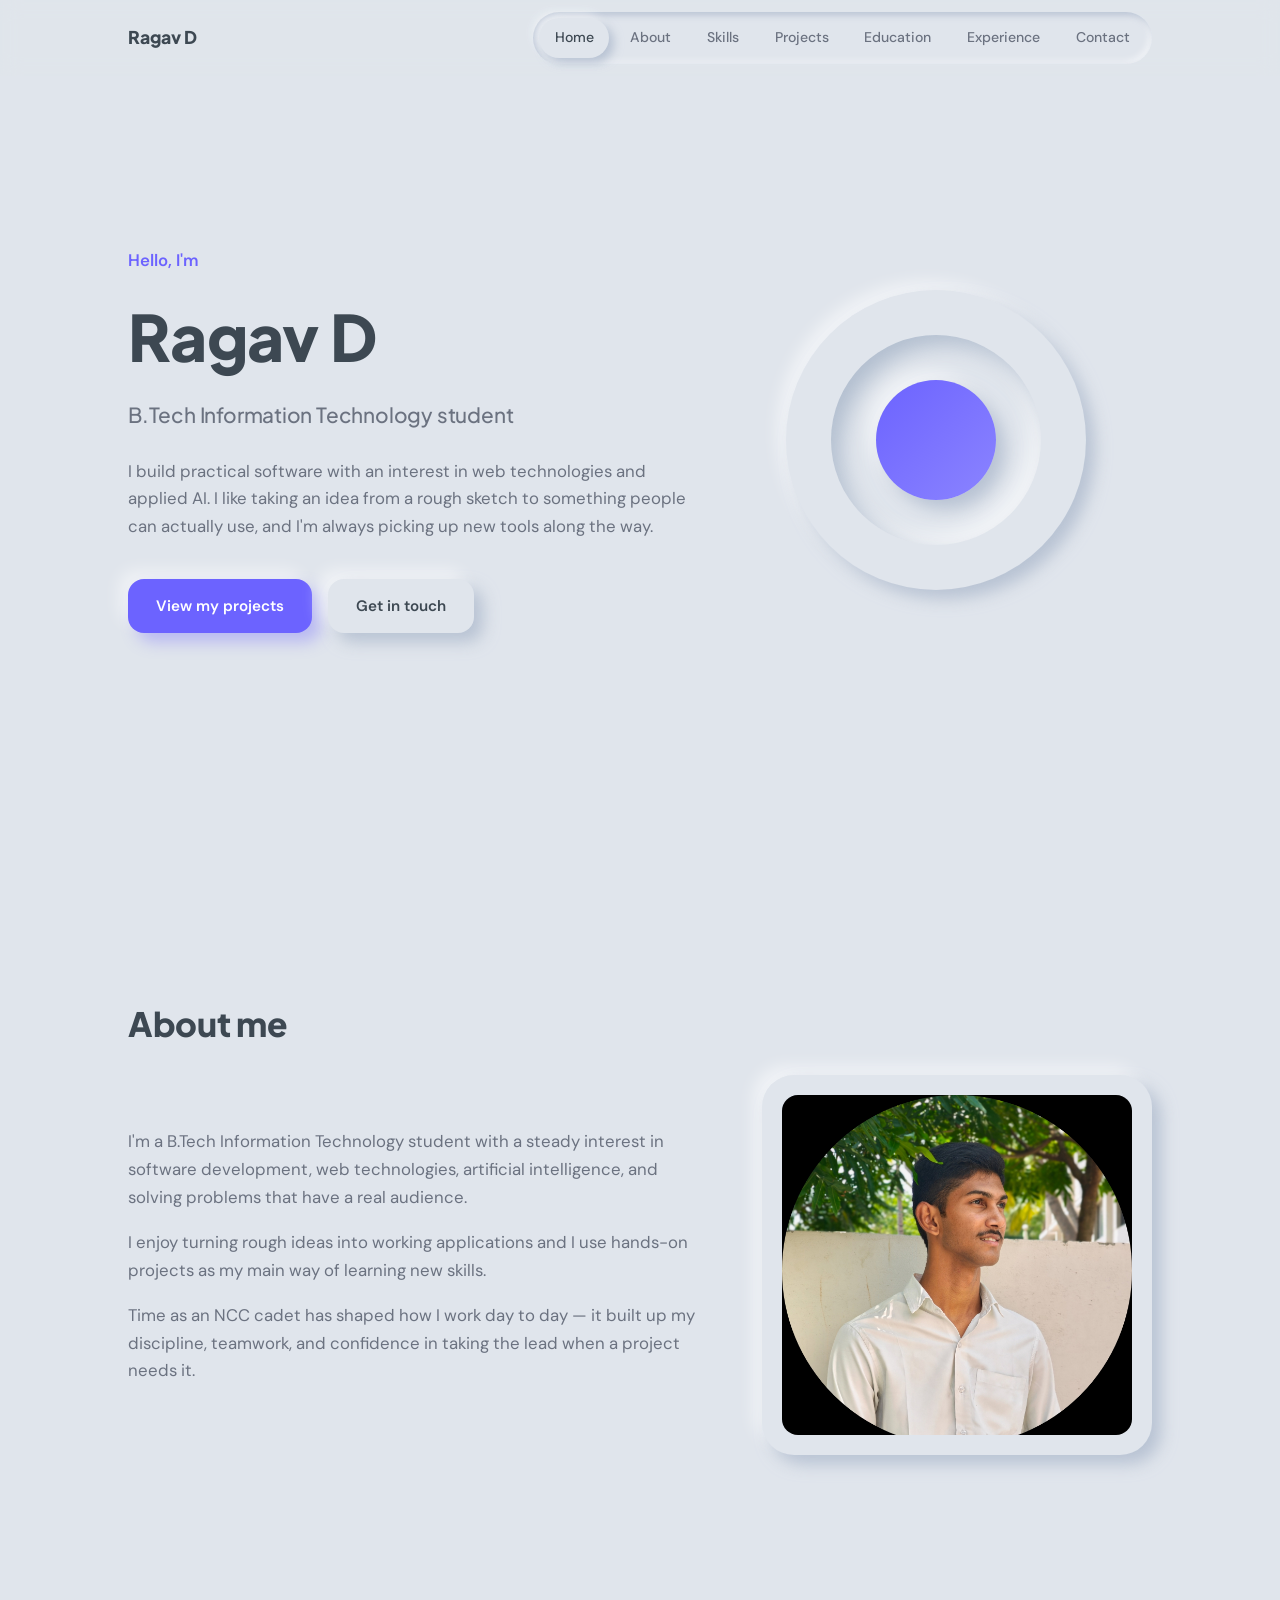
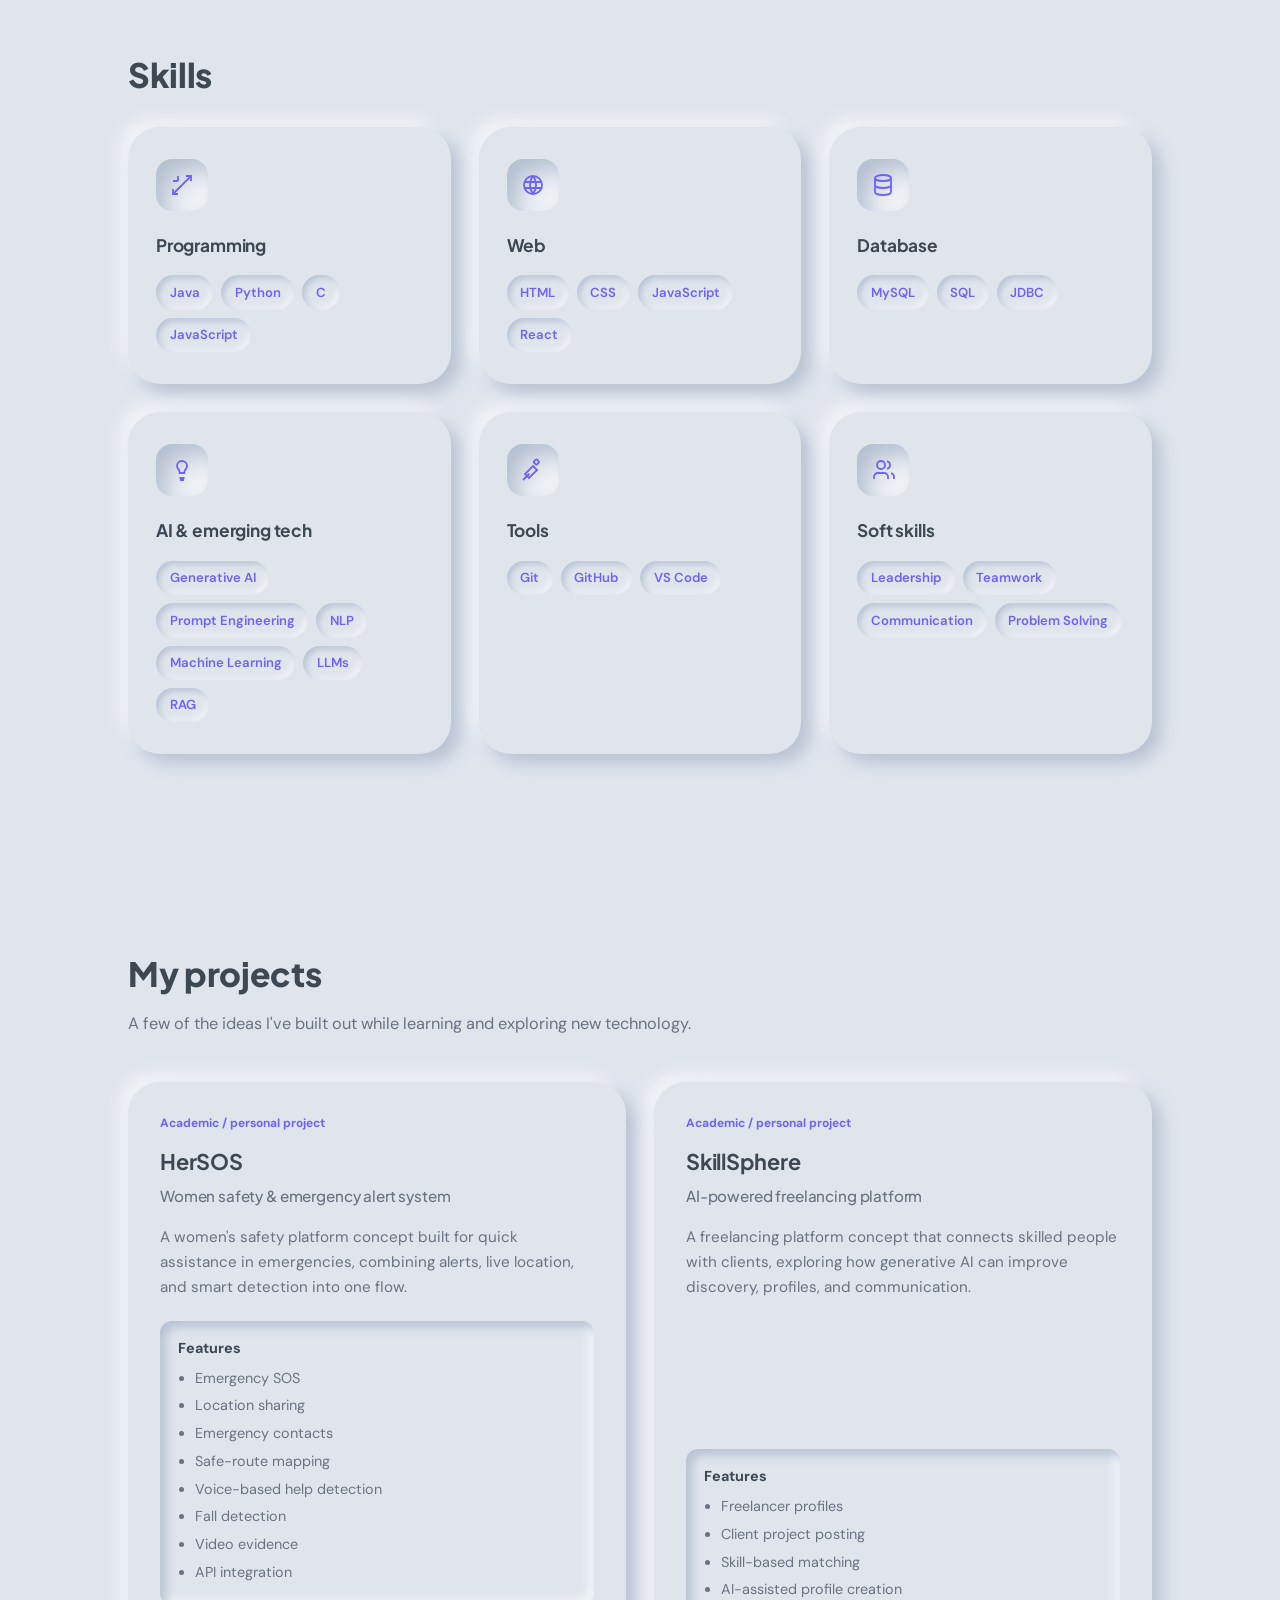
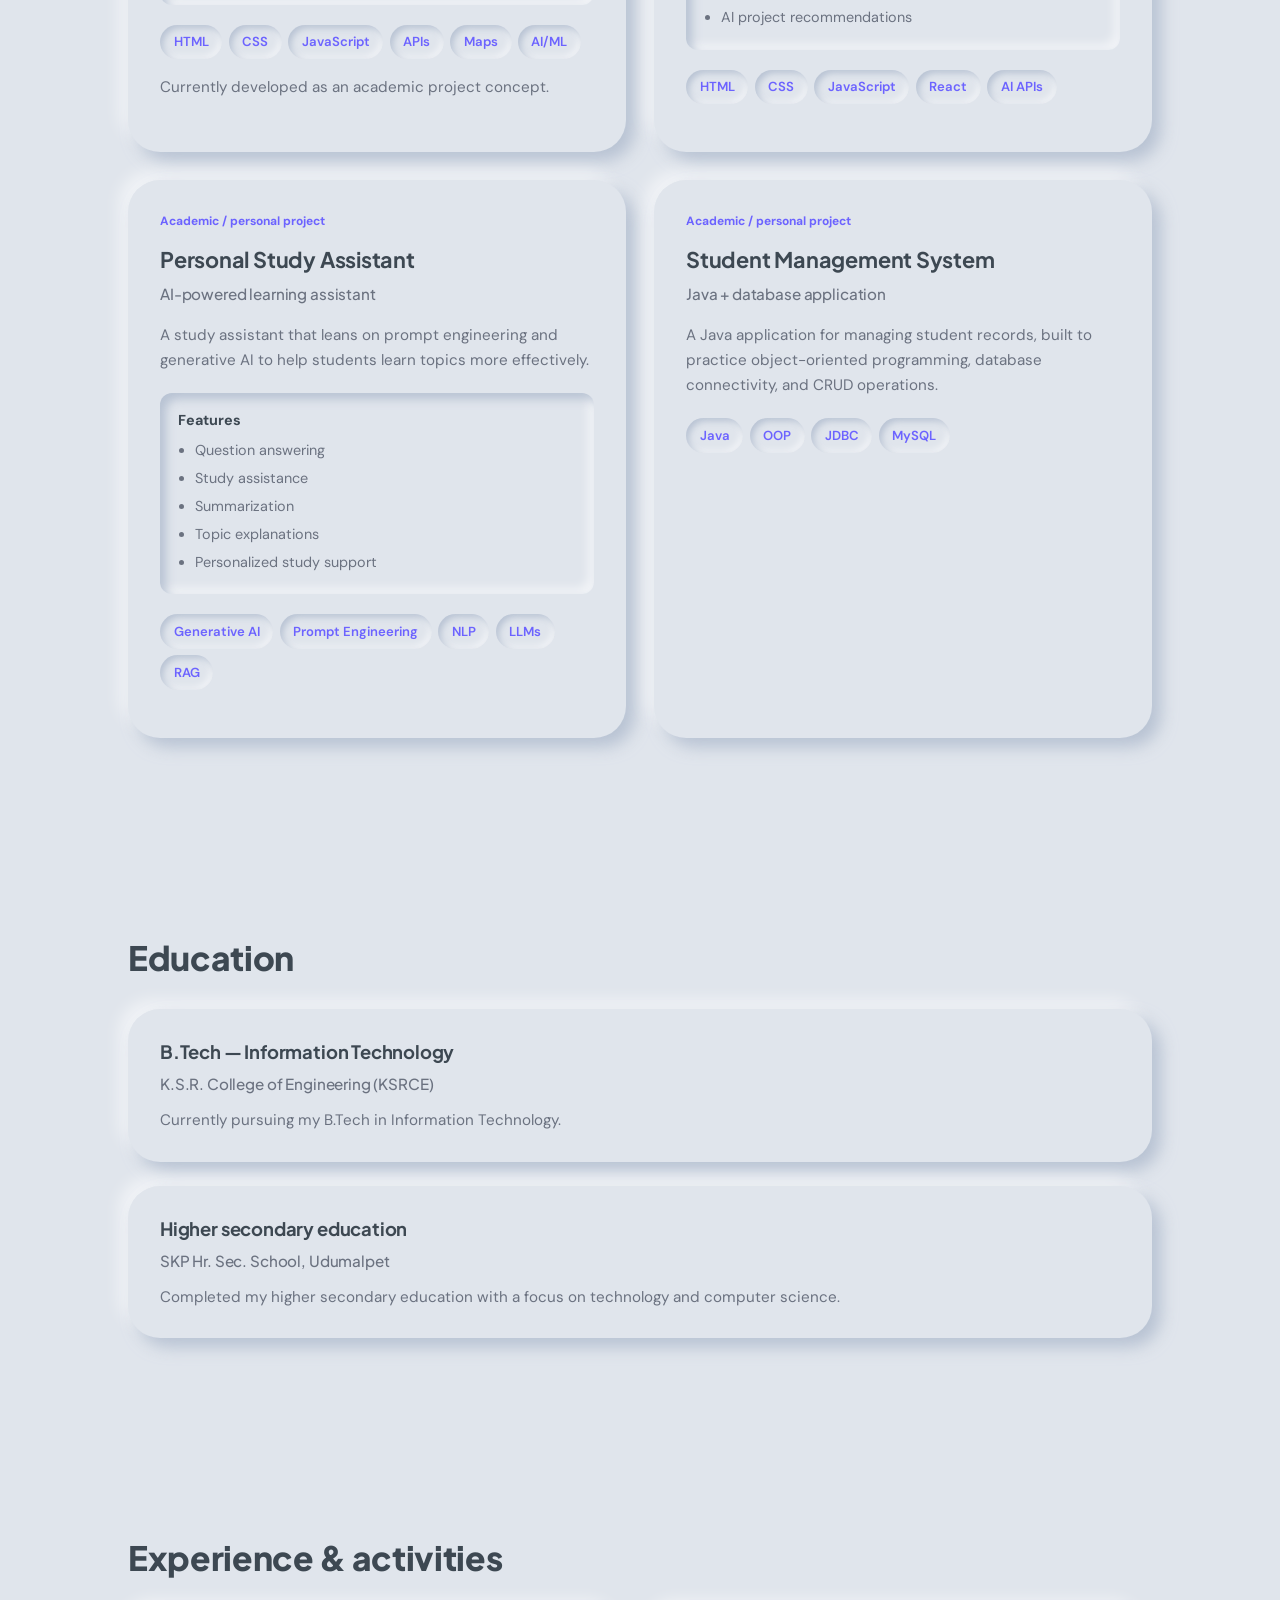
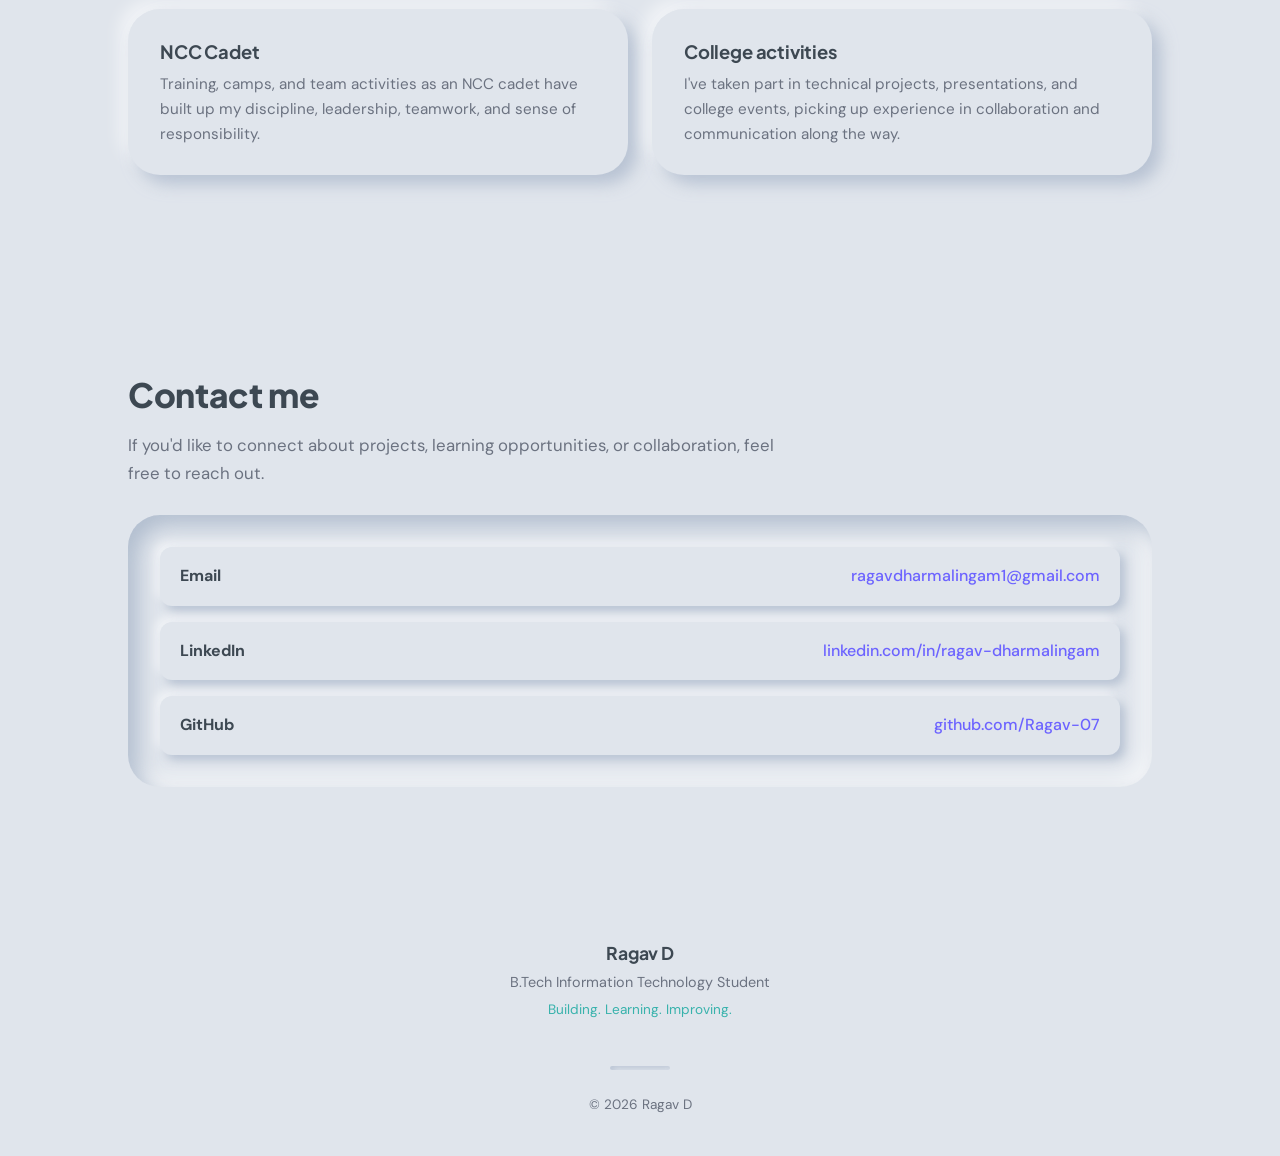
<file: index.html>
<!DOCTYPE html>
<html lang="en">
<head>
    <meta charset="UTF-8">
    <meta name="viewport" content="width=device-width, initial-scale=1.0">
    <title>Ragav D | B.Tech IT Student</title>
    <!-- Google Fonts: Plus Jakarta Sans + DM Sans -->
    <link rel="preconnect" href="https://fonts.googleapis.com">
    <link rel="preconnect" href="https://fonts.gstatic.com" crossorigin>
    <link href="https://fonts.googleapis.com/css2?family=Plus+Jakarta+Sans:wght@500;600;700;800&family=DM+Sans:wght@400;500;700&display=swap" rel="stylesheet">
    <!-- Custom CSS -->
    <link rel="stylesheet" href="style.css">
</head>
<body>

    <!-- Header & Navigation -->
    <header class="header" id="header">
        <nav class="nav container">
            <a href="#home" class="nav-logo">Ragav D</a>

            <ul class="nav-links" id="nav-links">
                <li><a href="#home" class="nav-link active">Home</a></li>
                <li><a href="#about" class="nav-link">About</a></li>
                <li><a href="#skills" class="nav-link">Skills</a></li>
                <li><a href="#projects" class="nav-link">Projects</a></li>
                <li><a href="#education" class="nav-link">Education</a></li>
                <li><a href="#experience" class="nav-link">Experience</a></li>
                <li><a href="#contact" class="nav-link">Contact</a></li>
            </ul>

            <button class="hamburger" id="hamburger" aria-label="Toggle menu" aria-expanded="false">
                <span></span>
                <span></span>
                <span></span>
            </button>
        </nav>
    </header>

    <main>
        <!-- Home Section -->
        <section class="hero section" id="home">
            <div class="container hero-container">
                <div class="hero-copy">
                    <p class="hero-greeting">Hello, I'm</p>
                    <h1 class="hero-title">Ragav D</h1>
                    <h2 class="hero-subtitle">B.Tech Information Technology student</h2>
                    <p class="hero-description">
                        I build practical software with an interest in web technologies and applied AI. I like taking an idea from a rough sketch to something people can actually use, and I'm always picking up new tools along the way.
                    </p>
                    <div class="hero-buttons">
                        <a href="#projects" class="btn btn-primary">View my projects</a>
                        <a href="#contact" class="btn btn-outline">Get in touch</a>
                    </div>
                </div>
                <div class="hero-visual" aria-hidden="true">
                    <div class="orb orb-outer">
                        <div class="orb orb-mid">
                            <div class="orb orb-inner"></div>
                        </div>
                    </div>
                </div>
            </div>
        </section>

        <!-- About Me Section -->
        <section class="about section" id="about">
            <div class="container">
                <h2 class="section-title">About me</h2>
                <div class="about-grid">
                    <div class="about-text">
                        <p>I'm a B.Tech Information Technology student with a steady interest in software development, web technologies, artificial intelligence, and solving problems that have a real audience.</p>
                        <p>I enjoy turning rough ideas into working applications and I use hands-on projects as my main way of learning new skills.</p>
                        <p>Time as an NCC cadet has shaped how I work day to day — it built up my discipline, teamwork, and confidence in taking the lead when a project needs it.</p>
                    </div>
                    <div class="about-image-wrapper">
                        <img src="photo.jpeg" alt="Ragav D" class="profile-img">
                    </div>
                </div>
            </div>
        </section>

        <!-- Skills Section -->
        <section class="skills section" id="skills">
            <div class="container">
                <h2 class="section-title">Skills</h2>
                <div class="skills-grid">

                    <div class="skill-card">
                        <div class="skill-well">
                            <svg viewBox="0 0 24 24" fill="none" stroke="currentColor" stroke-width="1.8"><path d="M8 3v4a1 1 0 0 1-1 1H3"/><path d="M21 3l-9 9"/><path d="M16 3h5v5"/><path d="M3 16v5h5"/><path d="M3 21l9-9"/></svg>
                        </div>
                        <h3>Programming</h3>
                        <div class="skill-pills">
                            <span class="pill">Java</span>
                            <span class="pill">Python</span>
                            <span class="pill">C</span>
                            <span class="pill">JavaScript</span>
                        </div>
                    </div>

                    <div class="skill-card">
                        <div class="skill-well">
                            <svg viewBox="0 0 24 24" fill="none" stroke="currentColor" stroke-width="1.8"><circle cx="12" cy="12" r="9"/><path d="M3.6 9h16.8M3.6 15h16.8M12 3a15 15 0 0 1 0 18M12 3a15 15 0 0 0 0 18"/></svg>
                        </div>
                        <h3>Web</h3>
                        <div class="skill-pills">
                            <span class="pill">HTML</span>
                            <span class="pill">CSS</span>
                            <span class="pill">JavaScript</span>
                            <span class="pill">React</span>
                        </div>
                    </div>

                    <div class="skill-card">
                        <div class="skill-well">
                            <svg viewBox="0 0 24 24" fill="none" stroke="currentColor" stroke-width="1.8"><ellipse cx="12" cy="5" rx="8" ry="3"/><path d="M4 5v14c0 1.66 3.58 3 8 3s8-1.34 8-3V5"/><path d="M4 12c0 1.66 3.58 3 8 3s8-1.34 8-3"/></svg>
                        </div>
                        <h3>Database</h3>
                        <div class="skill-pills">
                            <span class="pill">MySQL</span>
                            <span class="pill">SQL</span>
                            <span class="pill">JDBC</span>
                        </div>
                    </div>

                    <div class="skill-card">
                        <div class="skill-well">
                            <svg viewBox="0 0 24 24" fill="none" stroke="currentColor" stroke-width="1.8"><path d="M12 3a5 5 0 0 0-5 5c0 1.6.7 2.6 1.6 3.6.6.7 1 1.3 1 2.4v1h4.8v-1c0-1.1.4-1.7 1-2.4.9-1 1.6-2 1.6-3.6a5 5 0 0 0-5-5Z"/><path d="M9.5 20h5M10 22h4"/></svg>
                        </div>
                        <h3>AI &amp; emerging tech</h3>
                        <div class="skill-pills">
                            <span class="pill">Generative AI</span>
                            <span class="pill">Prompt Engineering</span>
                            <span class="pill">NLP</span>
                            <span class="pill">Machine Learning</span>
                            <span class="pill">LLMs</span>
                            <span class="pill">RAG</span>
                        </div>
                    </div>

                    <div class="skill-card">
                        <div class="skill-well">
                            <svg viewBox="0 0 24 24" fill="none" stroke="currentColor" stroke-width="1.8"><path d="M14.7 6.3a1 1 0 0 0 1.4 0l1.6-1.6a1 1 0 0 0 0-1.4l-1.6-1.6a1 1 0 0 0-1.4 0L13.1 3.3a1 1 0 0 0 0 1.4Z"/><path d="m2 22 6-6M8.3 15.7 3.3 20.7M12 8l4 4-8 8-4-4Z"/></svg>
                        </div>
                        <h3>Tools</h3>
                        <div class="skill-pills">
                            <span class="pill">Git</span>
                            <span class="pill">GitHub</span>
                            <span class="pill">VS Code</span>
                        </div>
                    </div>

                    <div class="skill-card">
                        <div class="skill-well">
                            <svg viewBox="0 0 24 24" fill="none" stroke="currentColor" stroke-width="1.8"><path d="M17 21v-2a4 4 0 0 0-4-4H7a4 4 0 0 0-4 4v2"/><circle cx="10" cy="7" r="4"/><path d="M23 21v-2a4 4 0 0 0-3-3.87M16 3.13a4 4 0 0 1 0 7.75"/></svg>
                        </div>
                        <h3>Soft skills</h3>
                        <div class="skill-pills">
                            <span class="pill">Leadership</span>
                            <span class="pill">Teamwork</span>
                            <span class="pill">Communication</span>
                            <span class="pill">Problem Solving</span>
                        </div>
                    </div>

                </div>
            </div>
        </section>

        <!-- Projects Section -->
        <section class="projects section" id="projects">
            <div class="container">
                <h2 class="section-title">My projects</h2>
                <p class="section-subtitle">A few of the ideas I've built out while learning and exploring new technology.</p>

                <div class="projects-grid">

                    <!-- Project 1 -->
                    <article class="project-card">
                        <span class="project-badge">Academic / personal project</span>
                        <h3>HerSOS</h3>
                        <h4>Women safety &amp; emergency alert system</h4>
                        <p>A women's safety platform concept built for quick assistance in emergencies, combining alerts, live location, and smart detection into one flow.</p>

                        <div class="project-features">
                            <strong>Features</strong>
                            <ul>
                                <li>Emergency SOS</li>
                                <li>Location sharing</li>
                                <li>Emergency contacts</li>
                                <li>Safe-route mapping</li>
                                <li>Voice-based help detection</li>
                                <li>Fall detection</li>
                                <li>Video evidence</li>
                                <li>API integration</li>
                            </ul>
                        </div>

                        <div class="project-tags">
                            <span class="pill">HTML</span>
                            <span class="pill">CSS</span>
                            <span class="pill">JavaScript</span>
                            <span class="pill">APIs</span>
                            <span class="pill">Maps</span>
                            <span class="pill">AI/ML</span>
                        </div>
                        <p class="project-note">Currently developed as an academic project concept.</p>
                    </article>

                    <!-- Project 2 -->
                    <article class="project-card">
                        <span class="project-badge">Academic / personal project</span>
                        <h3>SkillSphere</h3>
                        <h4>AI-powered freelancing platform</h4>
                        <p>A freelancing platform concept that connects skilled people with clients, exploring how generative AI can improve discovery, profiles, and communication.</p>

                        <div class="project-features">
                            <strong>Features</strong>
                            <ul>
                                <li>Freelancer profiles</li>
                                <li>Client project posting</li>
                                <li>Skill-based matching</li>
                                <li>AI-assisted profile creation</li>
                                <li>AI project recommendations</li>
                            </ul>
                        </div>

                        <div class="project-tags">
                            <span class="pill">HTML</span>
                            <span class="pill">CSS</span>
                            <span class="pill">JavaScript</span>
                            <span class="pill">React</span>
                            <span class="pill">AI APIs</span>
                        </div>
                    </article>

                    <!-- Project 3 -->
                    <article class="project-card">
                        <span class="project-badge">Academic / personal project</span>
                        <h3>Personal Study Assistant</h3>
                        <h4>AI-powered learning assistant</h4>
                        <p>A study assistant that leans on prompt engineering and generative AI to help students learn topics more effectively.</p>

                        <div class="project-features">
                            <strong>Features</strong>
                            <ul>
                                <li>Question answering</li>
                                <li>Study assistance</li>
                                <li>Summarization</li>
                                <li>Topic explanations</li>
                                <li>Personalized study support</li>
                            </ul>
                        </div>

                        <div class="project-tags">
                            <span class="pill">Generative AI</span>
                            <span class="pill">Prompt Engineering</span>
                            <span class="pill">NLP</span>
                            <span class="pill">LLMs</span>
                            <span class="pill">RAG</span>
                        </div>
                    </article>

                    <!-- Project 4 -->
                    <article class="project-card">
                        <span class="project-badge">Academic / personal project</span>
                        <h3>Student Management System</h3>
                        <h4>Java + database application</h4>
                        <p>A Java application for managing student records, built to practice object-oriented programming, database connectivity, and CRUD operations.</p>

                        <div class="project-tags">
                            <span class="pill">Java</span>
                            <span class="pill">OOP</span>
                            <span class="pill">JDBC</span>
                            <span class="pill">MySQL</span>
                        </div>
                    </article>

                </div>
            </div>
        </section>

        <!-- Education Section -->
        <section class="education section" id="education">
            <div class="container">
                <h2 class="section-title">Education</h2>
                <div class="education-list">
                    <div class="edu-card">
                        <h3>B.Tech — Information Technology</h3>
                        <h4>K.S.R. College of Engineering (KSRCE)</h4>
                        <p>Currently pursuing my B.Tech in Information Technology.</p>
                    </div>
                    <div class="edu-card">
                        <h3>Higher secondary education</h3>
                        <h4>SKP Hr. Sec. School, Udumalpet</h4>
                        <p>Completed my higher secondary education with a focus on technology and computer science.</p>
                    </div>
                </div>
            </div>
        </section>

        <!-- Experience & Activities Section -->
        <section class="experience section" id="experience">
            <div class="container">
                <h2 class="section-title">Experience &amp; activities</h2>
                <div class="experience-grid">
                    <div class="exp-card">
                        <h3>NCC Cadet</h3>
                        <p>Training, camps, and team activities as an NCC cadet have built up my discipline, leadership, teamwork, and sense of responsibility.</p>
                    </div>
                    <div class="exp-card">
                        <h3>College activities</h3>
                        <p>I've taken part in technical projects, presentations, and college events, picking up experience in collaboration and communication along the way.</p>
                    </div>
                </div>
            </div>
        </section>


        <!-- Contact Section -->
        <section class="contact section" id="contact">
            <div class="container">
                <h2 class="section-title">Contact me</h2>
                <p class="contact-text">If you'd like to connect about projects, learning opportunities, or collaboration, feel free to reach out.</p>

                <div class="contact-links">
                    <div class="contact-item">
                        <strong>Email</strong>
                        <a href="mailto:ragavdharmalingam1@gmail.com">ragavdharmalingam1@gmail.com</a>
                    </div>
                    <div class="contact-item">
                        <strong>LinkedIn</strong>
                        <a href="https://www.linkedin.com/in/ragav-dharmalingam-59742b303" target="_blank" rel="noopener">linkedin.com/in/ragav-dharmalingam</a>
                    </div>
                    <div class="contact-item">
                        <strong>GitHub</strong>
                        <a href="https://github.com/Ragav-07" target="_blank" rel="noopener">github.com/Ragav-07</a>
                    </div>
                </div>
            </div>
        </section>
    </main>

    <!-- Footer -->
    <footer class="footer">
        <div class="container footer-container">
            <div class="footer-info">
                <h3>Ragav D</h3>
                <p>B.Tech Information Technology Student</p>
                <p class="footer-tagline">Building. Learning. Improving.</p>
            </div>
            <p class="footer-copy">&copy; 2026 Ragav D</p>
        </div>
    </footer>

    <!-- Back to Top Button -->
    <button class="back-to-top" id="backToTop" aria-label="Back to top">↑</button>

    <!-- Custom JS -->
    <script src="script.js"></script>
</body>
</html>
</file>
<file: style.css>
/* ============================================
   Neumorphic (Soft UI) portfolio styles
   ============================================ */

:root {
    --bg-color: #E0E5EC;
    --fg-color: #3D4852;
    --muted-color: #6B7280;
    --accent: #6C63FF;
    --accent-light: #8B84FF;
    --accent-teal: #38B2AC;

    --shadow-light: rgba(255, 255, 255, 0.55);
    --shadow-dark: rgba(163, 177, 198, 0.65);

    --font-display: 'Plus Jakarta Sans', sans-serif;
    --font-body: 'DM Sans', sans-serif;

    --radius-lg: 32px;
    --radius-md: 16px;
    --radius-sm: 12px;

    --transition: 300ms ease-out;

    /* Shadow recipes */
    --shadow-extruded: 9px 9px 16px var(--shadow-dark), -9px -9px 16px var(--shadow-light);
    --shadow-extruded-hover: 12px 12px 20px rgba(163,177,198,0.75), -12px -12px 20px rgba(255,255,255,0.65);
    --shadow-extruded-sm: 5px 5px 10px var(--shadow-dark), -5px -5px 10px var(--shadow-light);
    --shadow-inset: inset 6px 6px 10px var(--shadow-dark), inset -6px -6px 10px var(--shadow-light);
    --shadow-inset-deep: inset 10px 10px 20px rgba(163,177,198,0.75), inset -10px -10px 20px rgba(255,255,255,0.65);
    --shadow-inset-sm: inset 3px 3px 6px var(--shadow-dark), inset -3px -3px 6px var(--shadow-light);
}

* {
    margin: 0;
    padding: 0;
    box-sizing: border-box;
}

html {
    scroll-behavior: smooth;
}

body {
    font-family: var(--font-body);
    background-color: var(--bg-color);
    color: var(--fg-color);
    line-height: 1.65;
}

ul { list-style: none; }
a { text-decoration: none; color: inherit; }

h1, h2, h3, h4 {
    font-family: var(--font-display);
    font-weight: 700;
    letter-spacing: -0.01em;
    color: var(--fg-color);
}

.container {
    width: 100%;
    max-width: 1080px;
    margin: 0 auto;
    padding: 0 1.75rem;
}

.section {
    padding: 6rem 0;
}

.section-title {
    font-size: clamp(1.7rem, 3vw, 2.1rem);
    font-weight: 800;
    margin-bottom: 0.6rem;
}

.section-subtitle {
    color: var(--muted-color);
    margin-bottom: 2.75rem;
    font-size: 1.02rem;
    max-width: 60ch;
}

/* Focus visibility - accessibility */
a:focus-visible,
button:focus-visible {
    outline: 2px solid var(--accent);
    outline-offset: 3px;
    border-radius: 8px;
}

/* ============================================
   Header & Navbar
   ============================================ */
.header {
    position: fixed;
    top: 0;
    left: 0;
    width: 100%;
    background-color: rgba(224, 229, 236, 0.85);
    backdrop-filter: blur(10px);
    z-index: 1000;
}

.nav {
    display: flex;
    justify-content: space-between;
    align-items: center;
    height: 76px;
}

.nav-logo {
    font-family: var(--font-display);
    font-weight: 800;
    font-size: 1.1rem;
    color: var(--fg-color);
}

.nav-links {
    display: flex;
    gap: 0.35rem;
    background-color: var(--bg-color);
    padding: 0.4rem;
    border-radius: 999px;
    box-shadow: var(--shadow-inset-sm);
}

.nav-link {
    display: inline-block;
    font-size: 0.88rem;
    font-weight: 500;
    color: var(--muted-color);
    padding: 0.5rem 0.95rem;
    border-radius: 999px;
    transition: var(--transition);
}

.nav-link:hover {
    color: var(--fg-color);
}

.nav-link.active {
    color: var(--fg-color);
    background-color: var(--bg-color);
    box-shadow: var(--shadow-extruded-sm);
}

.hamburger {
    display: none;
    cursor: pointer;
    flex-direction: column;
    gap: 5px;
    width: 44px;
    height: 44px;
    align-items: center;
    justify-content: center;
    background-color: var(--bg-color);
    border: none;
    border-radius: var(--radius-md);
    box-shadow: var(--shadow-extruded-sm);
    transition: var(--transition);
}

.hamburger:active {
    box-shadow: var(--shadow-inset-sm);
}

.hamburger span {
    width: 20px;
    height: 2px;
    background-color: var(--fg-color);
    border-radius: 2px;
    transition: var(--transition);
}

/* ============================================
   Hero Section
   ============================================ */
.hero {
    min-height: 100vh;
    display: flex;
    align-items: center;
    padding-top: 76px;
}

.hero-container {
    display: grid;
    grid-template-columns: 1.3fr 1fr;
    gap: 2rem;
    align-items: center;
}

.hero-greeting {
    font-size: 1.05rem;
    color: var(--accent);
    font-weight: 600;
    margin-bottom: 0.6rem;
}

.hero-title {
    font-size: clamp(2.6rem, 6vw, 4rem);
    font-weight: 800;
    margin-bottom: 0.5rem;
}

.hero-subtitle {
    font-size: 1.3rem;
    font-weight: 500;
    color: var(--muted-color);
    margin-bottom: 1.6rem;
}

.hero-description {
    font-size: 1.05rem;
    color: var(--muted-color);
    max-width: 55ch;
    margin-bottom: 2.4rem;
}

.hero-buttons {
    display: flex;
    gap: 1rem;
    flex-wrap: wrap;
}

/* Hero decorative orb: concentric extruded/inset circles */
.hero-visual {
    display: flex;
    align-items: center;
    justify-content: center;
}

.orb {
    border-radius: 50%;
    display: flex;
    align-items: center;
    justify-content: center;
}

.orb-outer {
    width: 300px;
    height: 300px;
    background-color: var(--bg-color);
    box-shadow: var(--shadow-extruded);
    animation: float 6s ease-in-out infinite;
}

.orb-mid {
    width: 210px;
    height: 210px;
    background-color: var(--bg-color);
    box-shadow: var(--shadow-inset-deep);
}

.orb-inner {
    width: 120px;
    height: 120px;
    background: linear-gradient(135deg, var(--accent), var(--accent-light));
    box-shadow: var(--shadow-extruded);
    animation: float 4s ease-in-out infinite reverse;
}

@keyframes float {
    0%, 100% { transform: translateY(0); }
    50% { transform: translateY(-12px); }
}

/* ============================================
   Buttons
   ============================================ */
.btn {
    display: inline-block;
    padding: 0.9rem 1.75rem;
    border-radius: var(--radius-md);
    font-weight: 600;
    font-size: 0.95rem;
    transition: transform var(--transition), box-shadow var(--transition);
}

.btn-primary {
    background-color: var(--accent);
    color: #ffffff;
    box-shadow: 9px 9px 16px rgba(108, 99, 255, 0.35), -9px -9px 16px rgba(255,255,255,0.5);
}

.btn-primary:hover {
    transform: translateY(-1px);
    box-shadow: 12px 12px 20px rgba(108, 99, 255, 0.4), -12px -12px 20px rgba(255,255,255,0.6);
}

.btn-primary:active {
    transform: translateY(0.5px);
    box-shadow: inset 4px 4px 8px rgba(70, 60, 200, 0.5), inset -4px -4px 8px rgba(160,150,255,0.4);
}

.btn-outline {
    background-color: var(--bg-color);
    color: var(--fg-color);
    box-shadow: var(--shadow-extruded);
}

.btn-outline:hover {
    transform: translateY(-1px);
    box-shadow: var(--shadow-extruded-hover);
}

.btn-outline:active {
    transform: translateY(0.5px);
    box-shadow: var(--shadow-inset-sm);
}

/* ============================================
   About Section
   ============================================ */
.about-grid {
    display: grid;
    grid-template-columns: 1.5fr 1fr;
    gap: 3rem;
    align-items: center;
    margin-top: 1.5rem;
}

.about-text p {
    color: var(--muted-color);
    margin-bottom: 1.1rem;
    font-size: 1.05rem;
}

.photo-placeholder {
    width: 100%;
    height: 260px;
    background-color: var(--bg-color);
    border-radius: var(--radius-lg);
    box-shadow: var(--shadow-inset-deep);
    display: flex;
    align-items: center;
    justify-content: center;
    color: var(--muted-color);
    font-size: 0.9rem;
    font-weight: 500;
}

.about-image-wrapper {
    padding: 1.25rem;
    background-color: var(--bg-color);
    border-radius: var(--radius-lg);
    box-shadow: var(--shadow-extruded);
}

.profile-img {
    width: 100%;
    height: 340px;
    object-fit: cover;
    object-position: top center;
    border-radius: var(--radius-md);
    box-shadow: var(--shadow-inset-sm);
    display: block;
}

/* ============================================
   Skills Section
   ============================================ */
.skills-grid {
    display: grid;
    grid-template-columns: repeat(3, 1fr);
    gap: 1.75rem;
    margin-top: 1.5rem;
}

.skill-card {
    background-color: var(--bg-color);
    border-radius: var(--radius-lg);
    padding: 2rem 1.75rem;
    box-shadow: var(--shadow-extruded);
    transition: transform var(--transition), box-shadow var(--transition);
}

.skill-card:hover {
    transform: translateY(-2px);
    box-shadow: var(--shadow-extruded-hover);
}

.skill-well {
    width: 52px;
    height: 52px;
    border-radius: var(--radius-md);
    background-color: var(--bg-color);
    box-shadow: var(--shadow-inset-deep);
    display: flex;
    align-items: center;
    justify-content: center;
    margin-bottom: 1.25rem;
    color: var(--accent);
}

.skill-well svg {
    width: 24px;
    height: 24px;
}

.skill-card h3 {
    font-size: 1.08rem;
    margin-bottom: 1rem;
}

.skill-pills {
    display: flex;
    flex-wrap: wrap;
    gap: 0.5rem;
}

.pill {
    background-color: var(--bg-color);
    color: var(--accent);
    padding: 0.4rem 0.85rem;
    border-radius: 999px;
    font-size: 0.82rem;
    font-weight: 600;
    box-shadow: var(--shadow-inset-sm);
}

/* ============================================
   Projects Section
   ============================================ */
.projects-grid {
    display: grid;
    grid-template-columns: repeat(2, 1fr);
    gap: 1.75rem;
}

.project-card {
    background-color: var(--bg-color);
    border-radius: var(--radius-lg);
    padding: 2rem;
    display: flex;
    flex-direction: column;
    box-shadow: var(--shadow-extruded);
    transition: transform var(--transition), box-shadow var(--transition);
}

.project-card:hover {
    transform: translateY(-2px);
    box-shadow: var(--shadow-extruded-hover);
}

.project-badge {
    font-size: 0.75rem;
    color: var(--accent);
    font-weight: 700;
    margin-bottom: 0.6rem;
    display: inline-block;
}

.project-card h3 {
    font-size: 1.35rem;
    margin-bottom: 0.2rem;
}

.project-card h4 {
    font-size: 0.95rem;
    color: var(--muted-color);
    font-weight: 500;
    margin-bottom: 1.1rem;
}

.project-card > p {
    color: var(--muted-color);
    font-size: 0.95rem;
    margin-bottom: 1.25rem;
}

.project-features {
    font-size: 0.9rem;
    color: var(--muted-color);
    margin-bottom: 1.25rem;
    margin-top: auto;
    background-color: var(--bg-color);
    border-radius: var(--radius-sm);
    box-shadow: var(--shadow-inset);
    padding: 1rem 1.1rem;
}

.project-features strong {
    color: var(--fg-color);
    display: block;
    margin-bottom: 0.4rem;
    font-weight: 700;
}

.project-features ul {
    padding-left: 1.1rem;
    list-style-type: disc;
}

.project-features li {
    margin-bottom: 0.25rem;
}

.project-tags {
    display: flex;
    flex-wrap: wrap;
    gap: 0.4rem;
    margin-bottom: 1rem;
}

.project-note {
    font-size: 0.8rem;
    color: var(--muted-color);
}

/* ============================================
   Education Section
   ============================================ */
.education-list {
    display: flex;
    flex-direction: column;
    gap: 1.5rem;
    margin-top: 1.5rem;
}

.edu-card, .exp-card {
    background-color: var(--bg-color);
    border-radius: var(--radius-lg);
    padding: 1.75rem 2rem;
    box-shadow: var(--shadow-extruded);
    transition: transform var(--transition), box-shadow var(--transition);
}

.edu-card:hover, .exp-card:hover {
    transform: translateY(-2px);
    box-shadow: var(--shadow-extruded-hover);
}

.edu-card h3, .exp-card h3 {
    font-size: 1.15rem;
    margin-bottom: 0.25rem;
}

.edu-card h4 {
    font-size: 0.95rem;
    color: var(--muted-color);
    font-weight: 500;
    margin-bottom: 0.75rem;
}

.edu-card p, .exp-card p {
    color: var(--muted-color);
    font-size: 0.95rem;
}

/* ============================================
   Experience Section
   ============================================ */
.experience-grid {
    display: grid;
    grid-template-columns: repeat(2, 1fr);
    gap: 1.5rem;
    margin-top: 1.5rem;
}

/* ============================================
   Contact Section
   ============================================ */
.contact-text {
    color: var(--muted-color);
    margin-bottom: 1.75rem;
    font-size: 1.05rem;
    max-width: 55ch;
}

.contact-links {
    display: flex;
    flex-direction: column;
    gap: 1rem;
    background-color: var(--bg-color);
    border-radius: var(--radius-lg);
    box-shadow: var(--shadow-inset-deep);
    padding: 2rem;
}

.contact-item {
    display: flex;
    justify-content: space-between;
    align-items: center;
    flex-wrap: wrap;
    gap: 0.4rem;
    font-size: 1rem;
    background-color: var(--bg-color);
    border-radius: var(--radius-sm);
    box-shadow: var(--shadow-extruded-sm);
    padding: 1rem 1.25rem;
}

.contact-item strong {
    color: var(--fg-color);
    font-weight: 700;
}

.contact-item a {
    color: var(--accent);
    font-weight: 500;
}

.contact-item a:hover {
    color: var(--accent-light);
}

/* ============================================
   Footer
   ============================================ */
.footer {
    padding: 3.5rem 0 2.5rem;
    text-align: center;
}

.footer-container {
    display: flex;
    flex-direction: column;
    gap: 1.25rem;
    align-items: center;
}

.footer-info h3 {
    font-size: 1.1rem;
    margin-bottom: 0.2rem;
}

.footer-info p {
    color: var(--muted-color);
    font-size: 0.9rem;
}

.footer-tagline {
    font-style: normal;
    font-size: 0.85rem !important;
    margin-top: 0.3rem;
    color: var(--accent-teal) !important;
}

.footer-copy {
    color: var(--muted-color);
    font-size: 0.85rem;
    width: 100%;
    max-width: 300px;
    padding-top: 1.5rem;
}

.footer-copy::before {
    content: "";
    display: block;
    width: 60px;
    height: 4px;
    border-radius: 999px;
    background-color: var(--bg-color);
    box-shadow: var(--shadow-inset-sm);
    margin: 0 auto 1.5rem;
}

/* ============================================
   Back to Top Button
   ============================================ */
.back-to-top {
    position: fixed;
    bottom: 2rem;
    right: 2rem;
    background-color: var(--bg-color);
    border: none;
    color: var(--fg-color);
    width: 48px;
    height: 48px;
    border-radius: 50%;
    display: flex;
    align-items: center;
    justify-content: center;
    cursor: pointer;
    opacity: 0;
    pointer-events: none;
    box-shadow: var(--shadow-extruded);
    transition: opacity var(--transition), transform var(--transition), box-shadow var(--transition);
    z-index: 999;
    font-size: 1.1rem;
}

.back-to-top.visible {
    opacity: 1;
    pointer-events: auto;
}

.back-to-top:hover {
    transform: translateY(-2px);
    box-shadow: var(--shadow-extruded-hover);
}

.back-to-top:active {
    transform: translateY(0);
    box-shadow: var(--shadow-inset-sm);
}

/* ============================================
   Responsive
   ============================================ */
@media (max-width: 900px) {
    .skills-grid {
        grid-template-columns: repeat(2, 1fr);
    }
}

@media (max-width: 768px) {
    .nav-links {
        position: fixed;
        top: 90px;
        left: 1.5rem;
        right: 1.5rem;
        width: auto;
        flex-direction: column;
        align-items: stretch;
        gap: 0.4rem;
        padding: 1rem;
        border-radius: var(--radius-md);
        box-shadow: var(--shadow-extruded);
        opacity: 0;
        transform: translateY(-8px);
        pointer-events: none;
        transition: var(--transition);
    }

    .nav-links.active {
        opacity: 1;
        transform: translateY(0);
        pointer-events: auto;
    }

    .nav-link {
        text-align: center;
    }

    .hamburger {
        display: flex;
    }

    .hero-container {
        grid-template-columns: 1fr;
        text-align: center;
    }

    .hero-description {
        margin-left: auto;
        margin-right: auto;
    }

    .hero-buttons {
        justify-content: center;
    }

    .hero-visual {
        order: -1;
    }

    .orb-outer { width: 220px; height: 220px; }
    .orb-mid { width: 155px; height: 155px; }
    .orb-inner { width: 88px; height: 88px; }

    .about-grid,
    .skills-grid,
    .projects-grid,
    .experience-grid {
        grid-template-columns: 1fr;
    }

    .contact-item {
        flex-direction: column;
        align-items: flex-start;
    }
}

@media (prefers-reduced-motion: reduce) {
    * {
        animation-duration: 0.01ms !important;
        animation-iteration-count: 1 !important;
        transition-duration: 0.01ms !important;
    }
}
</file>
